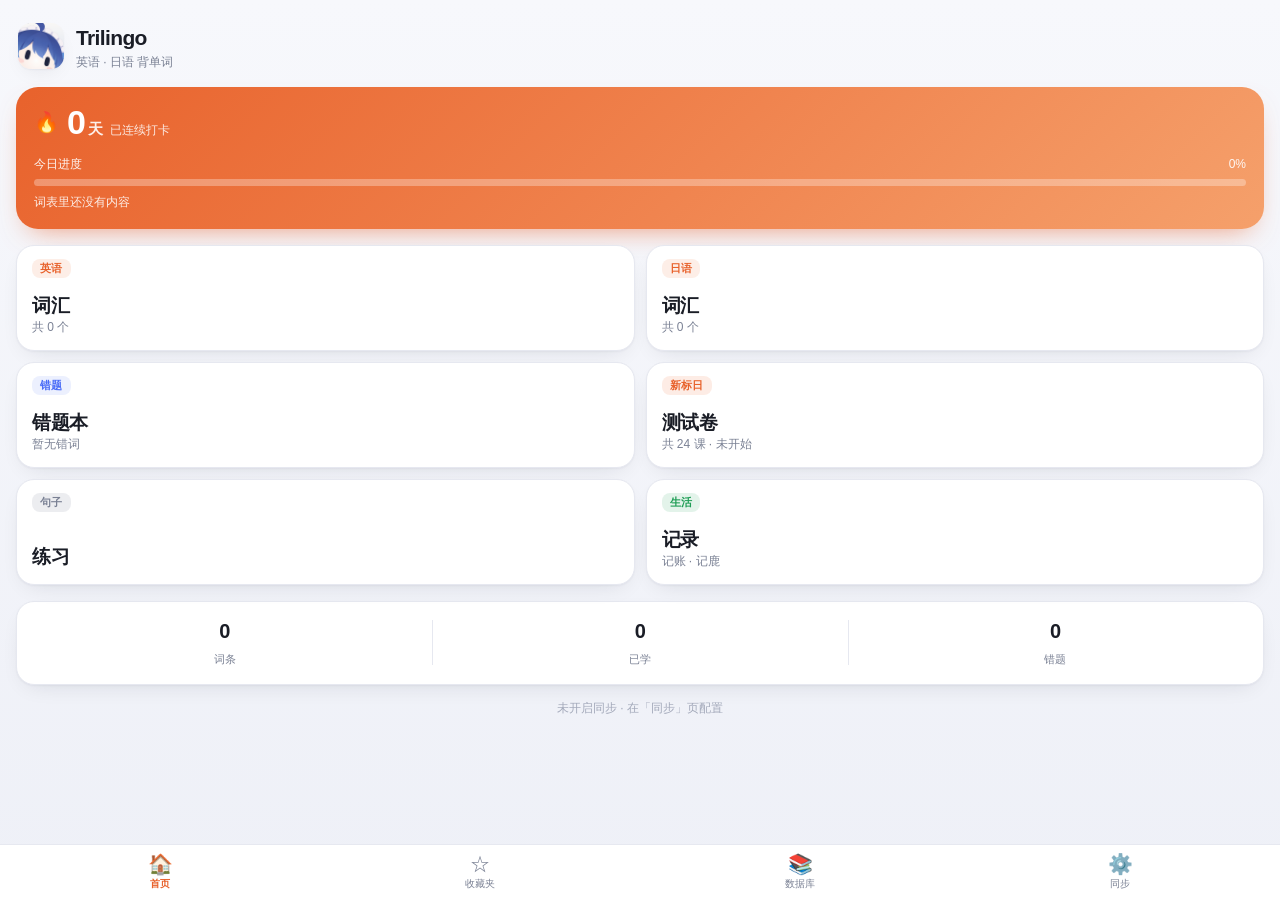
<file: docs/index.html>
<!DOCTYPE html>
<html lang="zh-CN">
<head>
<meta charset="utf-8">
<!-- viewport-fit=cover 让内容延伸到刘海区域, 配合 CSS 里的 safe-area 内边距 -->
<meta name="viewport" content="width=device-width, initial-scale=1, maximum-scale=1, viewport-fit=cover">
<title>Trilingo</title>

<!-- iOS 添加到主屏幕后以独立应用方式运行 (隐藏 Safari 地址栏) -->
<meta name="apple-mobile-web-app-capable" content="yes">
<meta name="mobile-web-app-capable" content="yes">
<meta name="apple-mobile-web-app-status-bar-style" content="black-translucent">
<meta name="apple-mobile-web-app-title" content="Trilingo">
<meta name="theme-color" content="#f7f8fc" media="(prefers-color-scheme: light)">
<meta name="theme-color" content="#12141a" media="(prefers-color-scheme: dark)">

<link rel="apple-touch-icon" href="icons/icon-180.png">
<link rel="icon" href="icons/icon-192.png">
<link rel="manifest" href="manifest.webmanifest">
<link rel="stylesheet" href="style.css">
</head>
<body>

<div id="app">

  <!-- ============================== 首页 ============================== -->
  <section id="home" class="view active">

    <header class="brand">
      <img src="icons/icon-192.png" class="logo" alt="">
      <div class="brand-text">
        <div class="brand-name">Trilingo</div>
        <div class="brand-sub">英语 · 日语 背单词</div>
      </div>
    </header>

    <!-- 打卡 + 今日总进度 -->
    <div class="hero">
      <div class="hero-top">
        <div class="hero-fire">🔥</div>
        <div class="hero-num"><span id="streakNum">0</span><em>天</em></div>
        <div class="hero-lbl">已连续打卡</div>
      </div>
      <div class="hero-bar-wrap">
        <div class="hero-bar-row"><span>今日进度</span><span id="todayPct">0%</span></div>
        <div class="progress"><i id="todayBar"></i></div>
        <div class="hero-hint" id="todayHint">还没有开始</div>
      </div>
    </div>

    <!-- 六个入口: 英语词汇 / 日语词汇 / 错题本 / 新标日测试 / 句子练习 / 生活记录 -->
    <div class="grid2">
      <button class="tile" id="tileEn">
        <span class="tile-tag">英语</span>
        <span class="tile-main">词汇</span>
        <span class="tile-foot" data-foot></span>
      </button>
      <button class="tile" id="tileJp">
        <span class="tile-tag">日语</span>
        <span class="tile-main">词汇</span>
        <span class="tile-foot" data-foot></span>
      </button>
      <button class="tile" id="tileErr">
        <span class="tile-tag blue">错题</span>
        <span class="tile-main">错题本</span>
        <span class="tile-foot" data-foot></span>
      </button>
      <button class="tile" id="tileMinna">
        <span class="tile-tag orange">新标日</span>
        <span class="tile-main">测试卷</span>
        <span class="tile-foot" data-foot></span>
      </button>
      <button class="tile" id="tileSentence">
        <span class="tile-tag gray">句子</span>
        <span class="tile-main">练习</span>
        <span class="tile-foot" data-foot></span>
      </button>
      <button class="tile" id="tileLife">
        <span class="tile-tag green">生活</span>
        <span class="tile-main">记录</span>
        <span class="tile-foot" data-foot></span>
      </button>
    </div>

    <!-- 累计数据 -->
    <div class="stat-row">
      <div class="stat"><b id="statWords">0</b><span>词条</span></div>
      <div class="stat"><b id="statStudied">0</b><span>已学</span></div>
      <div class="stat"><b id="statMistakes">0</b><span>错题</span></div>
    </div>

    <div class="sync-pill" id="syncPill"></div>
  </section>

  <!-- ============================== 测验 ============================== -->
  <section id="quiz" class="view">
    <div class="quiz-head">
      <button class="ghost" id="backBtn">‹ 返回</button>
      <span class="title" id="quizTitle"></span>
    </div>
    <div class="bar"><i id="bar"></i></div>

    <div id="quizBody" class="quiz-body">
      <div class="badge" id="badge"></div>
      <div class="meaning" id="meaning"></div>

      <div class="answer-wrap">
        <input type="text" id="answer" enterkeyhint="done" autocomplete="off"
               autocapitalize="none" autocorrect="off" spellcheck="false" placeholder="输入后按回车">
        <button class="primary" id="submitBtn">提交</button>
      </div>

      <div class="result" id="result"></div>

      <div class="next-wrap">
        <button class="primary" id="nextBtn" style="display:none">下一个 ›</button>
      </div>
    </div>

    <!-- 背完之后显示这个, 而不是留一个空白页 -->
    <div id="quizDone" class="quiz-done">
      <div class="done-icon">🎉</div>
      <div class="done-title">今日任务已完成</div>
      <div class="done-stats" id="doneStats"></div>
      <button class="primary" id="doneBack">返回首页</button>
    </div>
  </section>

  <!-- ============================== 新标日测试 ============================== -->
  <!-- ============================== 试卷集选择 ============================== -->
  <section id="exams" class="view">
    <div class="quiz-head">
      <button class="ghost" id="examsBack">‹ 返回</button>
      <span class="title">日语测试</span>
    </div>
    <p class="sub" id="examsSummary"></p>
    <div class="list" id="examList"></div>
  </section>

  <section id="minna" class="view">
    <div class="quiz-head">
      <button class="ghost" id="minnaBack">‹ 返回</button>
      <span class="title" id="minnaTitle">日语测试</span>
    </div>
    <p class="sub" id="minnaSummary"></p>
    <div class="minna-head">
      <span>课</span><span>完成进度</span><span>成绩</span><span>完成时间</span>
    </div>
    <div class="list" id="minnaList"></div>
    <p class="sub" style="margin-top:10px;font-size:11px">
      题库来源：《新版中日交流标准日本语（初级上）同步测试卷》（版权归原出版方所有，仅供个人学习使用）
    </p>
  </section>

  <!-- ============================== 收藏夹 ============================== -->
  <section id="minnaFav" class="view">
    <div class="quiz-head">
      <button class="ghost" id="favBack">‹ 返回</button>
      <span class="title">收藏夹</span>
    </div>
    <p class="sub" id="favSummary"></p>
    <div class="list" id="favList"></div>
  </section>

  <!-- ============================== 答题页 ============================== -->
  <section id="minnaTest" class="view">
    <div class="quiz-head">
      <button class="ghost" id="mtBack">‹ 返回</button>
      <span class="title" id="mtTitle"></span>
      <span class="mt-timer" id="mtTimer">00:00</span>
    </div>
    <div class="bar"><i id="mtBar"></i></div>
    <p class="sub" id="mtSub"></p>
    <div id="mtBody" class="mt-body"></div>
    <div class="mt-foot">
      <span id="mtHint" class="sub"></span>
      <button class="primary" id="mtNext" style="display:none">下一题</button>
    </div>
  </section>

  <!-- ============================== 句子练习 ============================== -->
  <section id="sentence" class="view">
    <div class="quiz-head">
      <button class="ghost" id="sentBack">‹ 返回</button>
      <span class="title">句子练习</span>
    </div>
    <div class="placeholder">
      <div class="ph-icon">🚧</div>
      <div class="ph-title">句子练习还在开发中</div>
      <p class="sub">这部分先留个入口，后续版本再加。</p>
    </div>
  </section>

  <!-- ============================== 生活记录 ============================== -->
  <section id="life" class="view">
    <div class="quiz-head">
      <button class="ghost" id="lifeBack">‹ 返回</button>
      <span class="title">生活记录</span>
    </div>
    <p class="sub">仅保存在本机，不参与跨设备同步</p>
    <div class="grid2">
      <button class="tile" id="tileLedger">
        <span class="tile-tag orange">记账</span>
        <span class="tile-main">记账</span>
        <span class="tile-foot" data-foot>收入 · 支出 · 账单</span>
      </button>
      <button class="tile" id="tileDeer">
        <span class="tile-tag green">记鹿</span>
        <span class="tile-main">记鹿</span>
        <span class="tile-foot" data-foot>每天记一次</span>
      </button>
    </div>
  </section>

  <!-- 记账 -->
  <section id="ledger" class="view">
    <div class="quiz-head">
      <button class="ghost" id="ledgerBack">‹ 返回</button>
      <span class="title">记账</span>
      <span class="mt-timer" id="lgBalance">¥0.00</span>
    </div>
    <div class="seg" id="curSeg">
      <button data-cur="CNY" class="on">人民币</button>
      <button data-cur="JPY">日元</button>
      <button data-cur="USD">美元</button>
    </div>

    <div class="lg-card">
      <div class="lg-row">
        <span class="lg-kind income">收入</span>
        <input type="text" id="incSrc" placeholder="收入来源">
        <input type="number" id="incAmt" inputmode="decimal" step="0.01" min="0" placeholder="0.00">
        <button class="lg-submit" id="incSubmit">提交</button>
      </div>
      <div class="lg-row">
        <span class="lg-kind expense">支出</span>
        <input type="text" id="expSrc" placeholder="支出方向">
        <input type="number" id="expAmt" inputmode="decimal" step="0.01" min="0" placeholder="0.00">
        <button class="lg-submit exp" id="expSubmit">提交</button>
      </div>
      <div class="lg-total">
        <div><span class="sub">总余额</span><b id="lgTotal">¥0.00</b></div>
        <div><span class="sub">总收入</span><b id="lgIncome">¥0.00</b></div>
      </div>
    </div>

    <h2>账单明细</h2>
    <div class="list" id="lgList"></div>
  </section>

  <!-- 记鹿 -->
  <section id="deer" class="view">
    <div class="quiz-head">
      <button class="ghost" id="deerBack">‹ 返回</button>
      <span class="title">记鹿</span>
    </div>
    <p class="sub" id="deerDay"></p>
    <div class="deer-row" id="deerRow"></div>
    <p class="sub" id="deerStat"></p>
    <h2>本月</h2>
    <div class="deer-cal" id="deerCal"></div>
  </section>

  <!-- ============================== 错题本 ============================== -->
  <section id="mistakes" class="view">
    <h1>错题本</h1>
    <div class="seg">
      <button data-lang="en" class="on">英语</button>
      <button data-lang="jp">日语</button>
    </div>
    <p class="sub">出错当天记为 day0，此后 day+1、+3、+7、+15、+30 会再次出现。</p>
    <div class="list" id="mistakeList"></div>
  </section>

  <!-- ============================== 数据库 ============================== -->
  <section id="database" class="view">
    <h1>数据库</h1>
    <div class="seg">
      <button data-lang="en" class="on">英语</button>
      <button data-lang="jp">日语</button>
    </div>
    <input type="search" id="search" placeholder="搜索单词或释义" class="search">
    <p class="sub" id="dbCount"></p>
    <div class="list" id="dbList"></div>
  </section>

  <!-- ============================== 设置 ============================== -->
  <section id="settings" class="view">
    <h1>同步</h1>
    <p class="sub">学习数据存放在一个 GitHub 私有仓库里，两台设备各自拉取、合并、回传。</p>

    <h2>访问令牌</h2>
    <input type="password" id="token" placeholder="github_pat_..." autocomplete="off" autocapitalize="none">
    <h2>用户名</h2>
    <input type="text" id="owner" placeholder="match2233" autocomplete="off" autocapitalize="none">
    <h2>数据仓库</h2>
    <input type="text" id="repo" placeholder="Trilingo-data" autocomplete="off" autocapitalize="none">

    <div class="btn-row">
      <button id="saveCfg">保存</button>
      <button id="testBtn">测试连接</button>
    </div>
    <div class="btn-row">
      <button class="primary" id="syncBtn">立即同步</button>
    </div>
    <p class="sub" id="syncMsg"></p>

    <h2>当前数据</h2>
    <p class="sub" id="stats"></p>
  </section>

</div>

<!-- ============================== 底部导航 ============================== -->
<nav id="tabs">
  <button data-view="home" class="on"><span class="ic">🏠</span>首页</button>
  <button data-view="fav"><span class="ic">⭐</span>收藏夹</button>
  <button data-view="database"><span class="ic">📚</span>数据库</button>
  <button data-view="settings"><span class="ic">⚙️</span>同步</button>
</nav>

<div id="toast"></div>

<script type="module" src="app.js"></script>
</body>
</html>
</file>
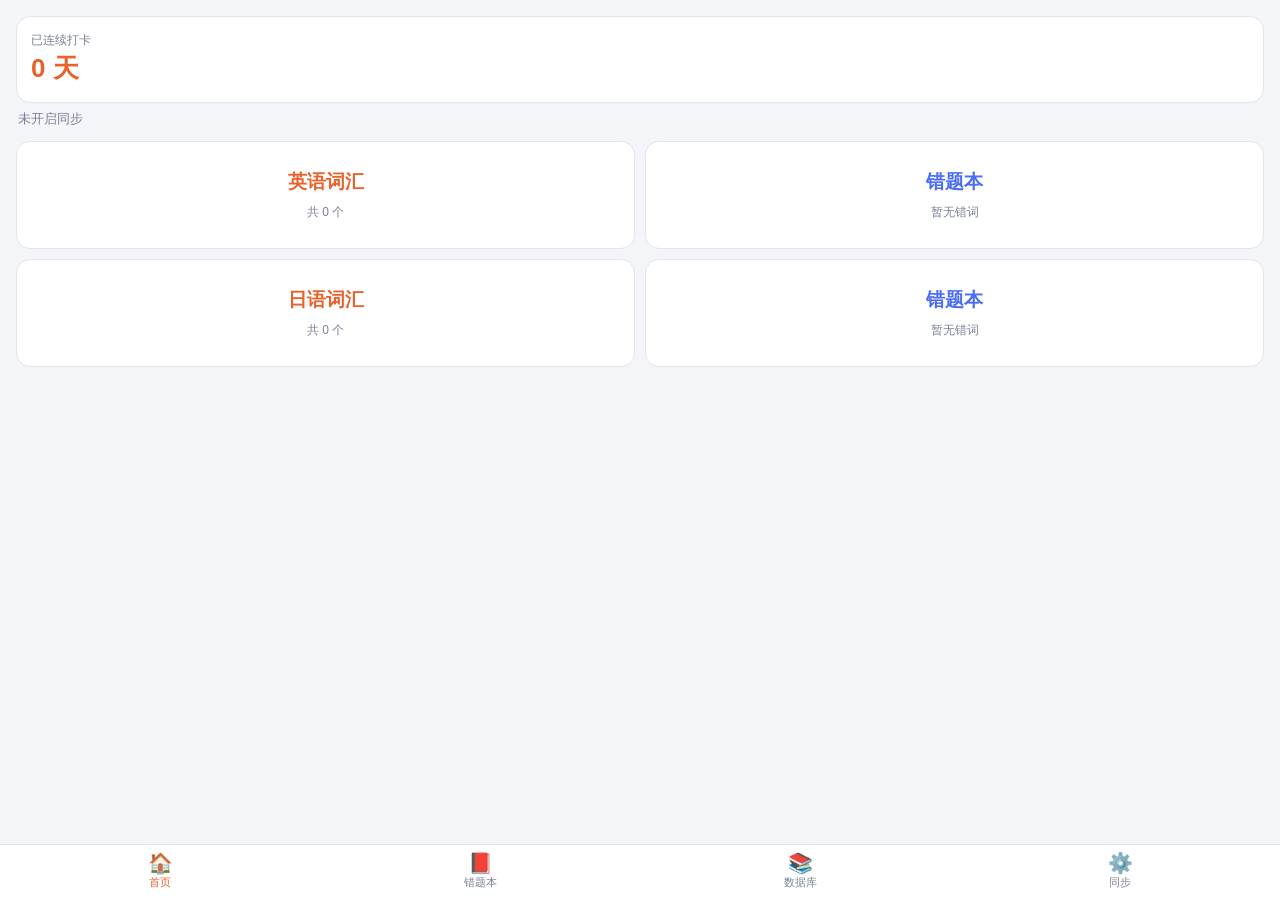
<file: web/index.html>
<!DOCTYPE html>
<html lang="zh-CN">
<head>
<meta charset="utf-8">
<!-- viewport-fit=cover 让内容延伸到刘海区域, 配合 CSS 里的 safe-area 内边距 -->
<meta name="viewport" content="width=device-width, initial-scale=1, maximum-scale=1, viewport-fit=cover">
<title>Trilingo</title>

<!-- iOS 添加到主屏幕后以独立应用方式运行 (隐藏 Safari 地址栏) -->
<meta name="apple-mobile-web-app-capable" content="yes">
<meta name="mobile-web-app-capable" content="yes">
<meta name="apple-mobile-web-app-status-bar-style" content="black-translucent">
<meta name="apple-mobile-web-app-title" content="Trilingo">
<meta name="theme-color" content="#e8622c" media="(prefers-color-scheme: light)">
<meta name="theme-color" content="#14161c" media="(prefers-color-scheme: dark)">

<link rel="apple-touch-icon" href="icons/icon-180.png">
<link rel="icon" href="icons/icon-192.png">
<link rel="manifest" href="manifest.webmanifest">
<link rel="stylesheet" href="style.css">
</head>
<body>

<div id="app">

  <!-- ============================== 首页 ============================== -->
  <section id="home" class="view active">
    <div class="streak card">
      <div>
        <div class="lbl">已连续打卡</div>
        <div class="num" id="streakNum">0 天</div>
      </div>
    </div>
    <p class="sub" id="syncNote" style="margin:-8px 0 12px 2px"></p>

    <div class="grid2">
      <div class="tile en card" id="tileEn">
        <div class="t">英语词汇</div><div class="d"></div>
      </div>
      <div class="tile err card" id="tileErrEn">
        <div class="t">错题本</div><div class="d"></div>
      </div>
      <div class="tile en card" id="tileJp">
        <div class="t">日语词汇</div><div class="d"></div>
      </div>
      <div class="tile err card" id="tileErrJp">
        <div class="t">错题本</div><div class="d"></div>
      </div>
    </div>
  </section>

  <!-- ============================== 测验 ============================== -->
  <section id="quiz" class="view">
    <div class="quiz-head">
      <button class="back" id="backBtn">← 返回</button>
      <span class="title" id="quizTitle"></span>
    </div>
    <div class="bar"><i id="bar"></i></div>

    <div class="quiz-body">
      <div class="badge" id="badge"></div>
      <div class="meaning" id="meaning"></div>

      <div>
        <input type="text" id="answer" enterkeyhint="done" autocomplete="off"
               autocapitalize="none" autocorrect="off" spellcheck="false" placeholder="输入后按回车">
        <button class="primary" id="submitBtn" style="width:100%;margin-top:10px">提交</button>
      </div>

      <div class="result" id="result"></div>

      <div style="display:flex;justify-content:flex-end">
        <button class="primary" id="nextBtn" style="display:none">下一个 ›</button>
      </div>
    </div>
  </section>

  <!-- ============================== 错题本 ============================== -->
  <section id="mistakes" class="view">
    <h1>错题本</h1>
    <div class="seg">
      <button data-lang="en" class="on">英语</button>
      <button data-lang="jp">日语</button>
    </div>
    <p class="sub">出错当天记为 day0，此后 day+1、+3、+7、+15、+30 会再次出现。</p>
    <div class="list" id="mistakeList"></div>
  </section>

  <!-- ============================== 数据库 ============================== -->
  <section id="database" class="view">
    <h1>数据库</h1>
    <div class="seg">
      <button data-lang="en" class="on">英语</button>
      <button data-lang="jp">日语</button>
    </div>
    <input type="search" id="search" placeholder="搜索单词或释义" style="font-size:16px;text-align:left;margin-bottom:6px">
    <p class="sub" id="dbCount"></p>
    <div class="list" id="dbList"></div>
  </section>

  <!-- ============================== 设置 ============================== -->
  <section id="settings" class="view">
    <h1>同步设置</h1>
    <p class="sub">学习数据存放在一个 GitHub 私有仓库里，两台设备各自拉取、合并、回传。</p>

    <h2>访问令牌</h2>
    <input type="password" id="token" placeholder="github_pat_..." autocomplete="off" autocapitalize="none">
    <h2>用户名</h2>
    <input type="text" id="owner" placeholder="match2233" autocomplete="off" autocapitalize="none">
    <h2>数据仓库</h2>
    <input type="text" id="repo" placeholder="Trilingo-data" autocomplete="off" autocapitalize="none">

    <div class="btn-row">
      <button id="saveCfg">保存</button>
      <button id="testBtn">测试连接</button>
    </div>
    <div class="btn-row">
      <button class="primary" id="syncBtn">立即同步</button>
    </div>
    <p class="sub" id="syncMsg" style="margin-top:10px"></p>

    <h2>当前数据</h2>
    <p class="sub" id="stats"></p>

    <h2>安装到主屏幕</h2>
    <p class="sub">在 Safari 中打开本页 → 点底部分享按钮 → 选择「添加到主屏幕」。
      之后从主屏幕启动就会像原生应用一样全屏运行，断网也能背单词。</p>
  </section>

</div>

<!-- ============================== 底部导航 ============================== -->
<nav id="tabs">
  <button data-view="home" class="on"><span class="ic">🏠</span>首页</button>
  <button data-view="mistakes"><span class="ic">📕</span>错题本</button>
  <button data-view="database"><span class="ic">📚</span>数据库</button>
  <button data-view="settings"><span class="ic">⚙️</span>同步</button>
</nav>

<div id="toast"></div>

<script type="module" src="app.js"></script>
</body>
</html>
</file>
<file: docs/style.css>
/* Trilingo PWA —— iPhone 布局。主色沿用桌面端。 */

:root {
  --bg: #f7f8fc;
  --bg2: #eef0f7;
  --card: #ffffff;
  --border: #e6e8f0;
  --text: #1a1d26;
  --muted: #7a8194;
  --faint: #a3a9ba;
  --primary: #e8622c;
  --primary-dark: #c94e1d;
  --primary-soft: #fdeee7;
  --blue: #4a6cf7;
  --blue-soft: #ecf0fe;
  --success: #17915a;
  --success-soft: #e7f6ee;
  --error: #d64545;
  --error-soft: #fdecec;
  --shadow: 0 1px 2px rgba(20, 24, 40, .04), 0 8px 24px -12px rgba(20, 24, 40, .16);
  --radius: 18px;

  --safe-top: env(safe-area-inset-top, 0px);
  --safe-bottom: env(safe-area-inset-bottom, 0px);
}

@media (prefers-color-scheme: dark) {
  :root {
    --bg: #12141a;
    --bg2: #171a21;
    --card: #1c1f28;
    --border: #2a2e3a;
    --text: #eceef4;
    --muted: #8f96a8;
    --faint: #6b7284;
    --primary: #ff7a45;
    --primary-dark: #e8622c;
    --primary-soft: #2c1d17;
    --blue: #7b93ff;
    --blue-soft: #1b2033;
    --success: #3fbf7f;
    --success-soft: #16281f;
    --error: #ff6b6b;
    --error-soft: #2c1a1a;
    --shadow: none;
  }
}

* { box-sizing: border-box; -webkit-tap-highlight-color: transparent; }

html, body {
  margin: 0; padding: 0;
  background: var(--bg);
  color: var(--text);
  font-family: -apple-system, BlinkMacSystemFont, "PingFang SC", "Hiragino Sans",
               "Microsoft YaHei", sans-serif;
  font-size: 16px;
  line-height: 1.5;
  overscroll-behavior-y: none;
  -webkit-font-smoothing: antialiased;
}
body { touch-action: manipulation; }

#app {
  padding-top: var(--safe-top);
  padding-bottom: calc(66px + var(--safe-bottom));
  min-height: 100vh;
  background: linear-gradient(180deg, var(--bg) 0%, var(--bg2) 100%);
  background-attachment: fixed;
}

.view { display: none; padding: 16px 16px 24px; }
.view.active { display: block; }

h1 { font-size: 24px; margin: 6px 0 10px; letter-spacing: -.02em; }
h2 { font-size: 13px; margin: 18px 0 6px; color: var(--muted); font-weight: 600; letter-spacing: .02em; }
.sub { color: var(--muted); font-size: 13px; margin: 6px 0; line-height: 1.6; }

button {
  font-family: inherit; font-size: 16px;
  border: none; border-radius: 14px; padding: 13px 18px;
  background: var(--card); color: var(--text);
  border: 1px solid var(--border);
  transition: transform .12s, opacity .12s;
}
button:active { transform: scale(.975); }
button.primary {
  background: var(--primary); color: #fff;
  border-color: transparent; font-weight: 600;
  box-shadow: 0 6px 18px -8px var(--primary);
}
button.ghost { background: transparent; border: none; color: var(--primary); padding: 6px 4px; font-size: 16px; }
button.danger {
  color: var(--error); border-color: var(--error);
  background: var(--error-soft); font-weight: 600;
}
button:disabled { opacity: .4; }
.btn-row { display: flex; gap: 10px; margin-top: 12px; }
.btn-row button { flex: 1; }

/* ------------------------------------------------------------ 首页品牌区 */
.brand { display: flex; align-items: center; gap: 12px; padding: 6px 2px 16px; }
.logo { width: 46px; height: 46px; border-radius: 13px; box-shadow: var(--shadow); }
.brand-name { font-size: 21px; font-weight: 800; letter-spacing: -.03em; }
.brand-sub { font-size: 12px; color: var(--muted); margin-top: -1px; }

/* ------------------------------------------------------------ 打卡 + 进度 */
.hero {
  border-radius: 22px; padding: 18px;
  background: linear-gradient(135deg, var(--primary) 0%, #f0844f 55%, #f5a06b 100%);
  color: #fff;
  box-shadow: 0 12px 28px -14px rgba(232, 98, 44, .7);
  margin-bottom: 16px;
}
.hero-top { display: flex; align-items: baseline; gap: 8px; }
.hero-fire { font-size: 20px; align-self: center; }
.hero-num { font-size: 34px; font-weight: 800; letter-spacing: -.03em; line-height: 1; }
.hero-num em { font-size: 15px; font-weight: 600; font-style: normal; margin-left: 3px; opacity: .9; }
.hero-lbl { font-size: 12px; opacity: .85; }

.hero-bar-wrap { margin-top: 16px; }
.hero-bar-row { display: flex; justify-content: space-between; font-size: 12px; opacity: .92; margin-bottom: 6px; }
.progress { height: 7px; border-radius: 99px; background: rgba(255, 255, 255, .3); overflow: hidden; }
.progress > i {
  display: block; height: 100%; width: 0;
  background: #fff; border-radius: 99px; transition: width .3s ease;
}
.hero-hint { font-size: 12px; opacity: .88; margin-top: 7px; }

/* ------------------------------------------------------------ 四个入口 */
.grid2 { display: grid; grid-template-columns: 1fr 1fr; gap: 11px; }
.tile {
  position: relative;
  display: flex; flex-direction: column; align-items: flex-start;
  padding: 15px 15px 14px;
  border-radius: var(--radius);
  background: var(--card); border: 1px solid var(--border);
  box-shadow: var(--shadow);
  text-align: left; min-height: 106px; justify-content: flex-end;
}
.tile-tag {
  position: absolute; top: 13px; left: 15px;
  font-size: 11px; font-weight: 700; letter-spacing: .04em;
  color: var(--primary); background: var(--primary-soft);
  padding: 2px 8px; border-radius: 8px;
}
.tile-tag.blue { color: var(--blue); background: var(--blue-soft); }
.tile-main { font-size: 19px; font-weight: 700; letter-spacing: -.02em; margin-top: 18px; }
.tile-foot { font-size: 12px; color: var(--muted); }
.tile.done { border-color: var(--success); background: var(--success-soft); }
.tile.done .tile-foot { color: var(--success); font-weight: 600; }

/* ------------------------------------------------------------ 累计数据 */
.stat-row {
  display: flex; margin-top: 16px;
  background: var(--card); border: 1px solid var(--border);
  border-radius: var(--radius); box-shadow: var(--shadow); overflow: hidden;
}
.stat { flex: 1; text-align: center; padding: 14px 4px; position: relative; }
.stat + .stat::before {
  content: ''; position: absolute; left: 0; top: 22%;
  height: 56%; width: 1px; background: var(--border);
}
.stat b { display: block; font-size: 20px; font-weight: 800; letter-spacing: -.02em; }
.stat span { font-size: 11px; color: var(--muted); }

.sync-pill { margin-top: 14px; text-align: center; font-size: 12px; color: var(--faint); }
.sync-pill.pending { color: var(--primary); }

/* ------------------------------------------------------------ 测验 */
.quiz-head { display: flex; align-items: center; gap: 8px; padding: 8px 4px 10px; }
.quiz-head .title { font-weight: 700; flex: 1; text-align: right; font-size: 15px; }
.bar { height: 4px; background: var(--border); border-radius: 99px; overflow: hidden; }
.bar > i { display: block; height: 100%; width: 0; background: var(--primary); transition: width .25s; }

.quiz-body {
  display: flex; flex-direction: column;
  min-height: calc(100vh - 210px);
  padding-top: 28px; gap: 20px; text-align: center;
}
.meaning { font-size: 27px; font-weight: 800; line-height: 1.35; letter-spacing: -.02em; }
.badge { font-size: 12px; color: var(--muted); font-weight: 600; letter-spacing: .04em; }
.badge.review { color: var(--primary); }

.answer-wrap { display: flex; flex-direction: column; gap: 10px; }

input[type="text"], input[type="search"], input[type="password"] {
  font-family: inherit; font-size: 21px; width: 100%;
  padding: 15px; text-align: center;
  border: 2px solid var(--border); border-radius: 15px;
  background: var(--card); color: var(--text);
  transition: border-color .15s;
}
input.search { font-size: 16px; text-align: left; padding: 12px 14px; }
input:focus { outline: none; border-color: var(--primary); }
input.ok { border-color: var(--success); background: var(--success-soft); }
input.bad { border-color: var(--error); background: var(--error-soft); }

.result { min-height: 84px; display: flex; flex-direction: column; gap: 7px; justify-content: center; }
.result .main { font-size: 16px; font-weight: 700; }
.result .ipa { font-size: 23px; letter-spacing: .01em; }
.result .hint { font-size: 13px; color: var(--muted); }
.ok-text { color: var(--success); }
.bad-text { color: var(--error); }
.next-wrap { display: flex; justify-content: flex-end; }

/* 背完之后的完成页 */
.quiz-done {
  display: none;
  flex-direction: column; align-items: center; justify-content: center;
  gap: 12px; text-align: center;
  min-height: calc(100vh - 190px);
  padding-bottom: 40px;
}
.quiz-done.show { display: flex; }
.done-icon { font-size: 58px; line-height: 1; }
.done-title { font-size: 24px; font-weight: 800; letter-spacing: -.02em; }
.done-stats { font-size: 14px; color: var(--muted); line-height: 1.9; margin-bottom: 10px; }
.quiz-done button { padding: 13px 34px; }

/* ------------------------------------------------------------ 列表 */
.list { margin-top: 8px; }
.row {
  background: var(--card); border: 1px solid var(--border);
  border-radius: 15px; padding: 13px 15px; margin-bottom: 9px;
  box-shadow: var(--shadow);
}
.row .r1 { display: flex; justify-content: space-between; gap: 8px; align-items: baseline; }
.row .w { font-weight: 700; font-size: 17px; }
.row .meta { font-size: 12px; color: var(--muted); }
.row .m { font-size: 14px; color: var(--muted); margin-top: 3px; }
.row.due { border-left: 3px solid var(--error); }
.row .tag {
  font-size: 11px; padding: 2px 9px; border-radius: 20px;
  background: var(--bg2); color: var(--muted); white-space: nowrap;
}
.row .tag.hot { background: var(--error-soft); color: var(--error); font-weight: 600; }

.seg {
  display: flex; background: var(--card); border: 1px solid var(--border);
  border-radius: 13px; overflow: hidden; margin: 10px 0; padding: 3px; gap: 3px;
}
.seg button {
  flex: 1; border: none; border-radius: 10px; background: transparent;
  padding: 9px; font-size: 14px; color: var(--muted);
}
.seg button.on { background: var(--primary); color: #fff; font-weight: 600; }

.empty { text-align: center; color: var(--muted); padding: 48px 20px; font-size: 14px; line-height: 1.9; }

/* ------------------------------------------------------------ 底部导航 */
#tabs {
  position: fixed; left: 0; right: 0; bottom: 0;
  display: flex; background: var(--card);
  border-top: 1px solid var(--border);
  padding-bottom: var(--safe-bottom);
  z-index: 20;
}
#tabs button {
  flex: 1; border: none; border-radius: 0; background: transparent;
  color: var(--muted); font-size: 10px; padding: 8px 0 9px;
  display: flex; flex-direction: column; align-items: center; gap: 2px;
}
#tabs button .ic { font-size: 20px; line-height: 1.1; }
#tabs button.on { color: var(--primary); font-weight: 600; }

/* ------------------------------------------------------------ 提示条 */
#toast {
  position: fixed; left: 50%; transform: translateX(-50%) translateY(6px);
  bottom: calc(78px + var(--safe-bottom));
  background: rgba(20, 22, 30, .9);
  color: #fff; padding: 11px 20px; border-radius: 24px;
  font-size: 14px; max-width: 88%; text-align: center;
  opacity: 0; transition: opacity .25s, transform .25s;
  pointer-events: none; z-index: 40;
  -webkit-backdrop-filter: blur(8px); backdrop-filter: blur(8px);
}
#toast.show { opacity: 1; transform: translateX(-50%) translateY(0); }

/* ============================================================ 新标日测试 */
.tile-tag.orange { background: rgba(232, 98, 44, .12); color: var(--primary); }
.tile-tag.green  { background: rgba(31, 157, 85, .12); color: #1f9d55; }
.tile-tag.gray   { background: rgba(122, 129, 148, .14); color: var(--muted); }

.minna-head {
  display: grid; grid-template-columns: 1fr 1.6fr 1fr 1fr;
  gap: 8px; padding: 4px 12px; color: var(--muted); font-size: 11px;
}
.minna-row {
  display: grid; grid-template-columns: 1fr 1.6fr 1fr 1fr;
  gap: 8px; align-items: center;
  background: var(--card); border: 1px solid var(--border);
  border-radius: 12px; padding: 12px; margin-bottom: 8px;
  width: 100%; text-align: left; color: var(--text); font-size: 14px;
}
.minna-row .mno { font-weight: 700; }
.minna-row .mscore { font-weight: 700; color: var(--muted); }
.minna-row .mscore.ok { color: #1f9d55; }
.minna-row .mscore.bad { color: #d64545; }
.minna-row .mscore.doing { color: #4a6cf7; }
.minna-row .mtime { font-size: 12px; color: var(--muted); }
.minna-bar { height: 7px; border-radius: 4px; background: var(--border); overflow: hidden; }
.minna-bar > i { display: block; height: 100%; width: 0; background: var(--primary); border-radius: 4px; }
.minna-bar > i.done { background: #1f9d55; }
.minna-bar > i.doing { background: #4a6cf7; }

.mt-timer { margin-left: auto; font-variant-numeric: tabular-nums; font-weight: 700; color: var(--primary); }
.mt-body { padding-bottom: 90px; }
.mt-card {
  background: var(--card); border: 1px solid var(--border);
  border-radius: 16px; padding: 16px; margin-bottom: 12px;
}
.mt-card h3 { font-size: 15px; margin: 0 0 12px; }
.fill-grid { display: grid; gap: 6px; }
.fill-cell { text-align: center; font-size: 14px; }
.fill-cell .fn { font-size: 10px; color: var(--muted); }
.fill-ans { text-align: center; font-size: 13px; font-weight: 700; color: #4a6cf7; word-break: break-all; }
.fill-toggle {
  width: 100%; margin-top: 6px; border-radius: 8px; padding: 7px 0;
  font-size: 13px; font-weight: 700;
  background: rgba(31, 157, 85, .12); color: #1f9d55; border: none;
}
.fill-toggle.bad { background: rgba(214, 69, 69, .12); color: #d64545; }
.mt-prompt { font-size: 18px; line-height: 1.7; margin: 6px 0 16px; }
.opt-btn {
  display: block; width: 100%; text-align: left; margin-bottom: 8px;
  background: var(--card); border: 1px solid var(--border); border-radius: 12px;
  padding: 13px 14px; font-size: 15px; color: var(--text);
}
.opt-btn.ok { background: rgba(31, 157, 85, .12); border-color: #1f9d55; color: #1f9d55; }
.opt-btn.bad { background: rgba(214, 69, 69, .12); border-color: #d64545; color: #d64545; }
.mt-judge { display: flex; gap: 10px; margin-top: 12px; }
.mt-judge button { flex: 1; border-radius: 12px; padding: 13px 0; font-size: 15px; font-weight: 700; border: none; }
.mt-judge .yes { background: rgba(31, 157, 85, .12); color: #1f9d55; }
.mt-judge .no { background: rgba(214, 69, 69, .12); color: #d64545; }
.mt-foot {
  position: fixed; left: 0; right: 0; bottom: 0;
  display: flex; align-items: center; justify-content: space-between; gap: 10px;
  padding: 10px 16px calc(10px + var(--safe-bottom));
  background: var(--card); border-top: 1px solid var(--border); z-index: 15;
}
.mt-foot .sub { margin: 0; flex: 1; }
.mt-foot button { flex: 0 0 auto; }
.paper-sec { background: var(--card); border: 1px solid var(--border); border-radius: 16px; padding: 12px; margin-bottom: 10px; }
.paper-sec h3 { font-size: 14px; margin: 0 0 8px; }

/* 与电脑端一致: 填空多列网格, 其余逐行.
   注意: 底色一律"透明", 不要写死浅色 —— 深色模式下会变成一块块白卡片,
   而文字是浅色的, 直接看不见。 */
.paper-fill { display: grid; grid-template-columns: 1fr 1fr; gap: 4px 10px; }
.paper-cell { background: transparent; border-radius: 8px; padding: 6px 6px;
  font-size: 13px; line-height: 1.45;
  display: flex; flex-wrap: wrap; gap: 2px 6px; align-items: baseline; }
.paper-cell b { color: #4a6cf7; font-size: 12px; flex: 0 0 auto; }
.paper-cell .pq { font-weight: 700; }
.paper-cell .pa { color: #4a6cf7; font-weight: 700; }
.paper-cell.bad, .paper-cell.bad .pq, .paper-cell.bad .pa { color: #d64545; }

/* 选择题/翻译。
   选择题用 grid: 题干列 minmax(0,1fr) 才会"先收缩再换行",
   用 flex 的话长题干会整块被挤到下一行。正确项是短序号, 放最后一列。
   翻译用块级: 题干一行, 译文一行 —— 译文太长, 跟题干挤会把题干压成一字宽。 */
.paper-line { padding: 6px 6px; background: transparent; border-radius: 8px;
  margin-bottom: 2px; font-size: 13px; line-height: 1.5; }
.paper-line .pno { color: var(--muted); font-size: 12px; }
.paper-line .pq { font-weight: 700; min-width: 0; word-break: break-word; }
.paper-line .pa { color: #4a6cf7; font-weight: 700; }
.paper-line.bad, .paper-line.bad .pq, .paper-line.bad .pa { color: #d64545; }

.paper-line.choice { display: grid;
  grid-template-columns: auto auto minmax(0, 1fr) auto;
  column-gap: 6px; row-gap: 2px; align-items: baseline; }
.paper-line.choice .pa { white-space: nowrap; }
.paper-line.choice .popt { grid-column: 1 / -1; color: var(--muted);
  font-size: 12px; word-break: break-word; }

.paper-line.trans { display: block; }
.paper-line.trans .thead { display: flex; column-gap: 6px; align-items: baseline; }
.paper-line.trans .thead .pq { flex: 1 1 auto; }
.paper-line.trans .pa { display: block; margin-top: 3px; word-break: break-word; }

.pstar { cursor: pointer; color: var(--muted); font-size: 15px; line-height: 1; }
.pstar.on { color: #e8622c; }

/* 收藏夹 */
.fav-card { background: var(--card); border: 1px solid var(--border); border-radius: 14px;
  padding: 12px 14px; margin-bottom: 10px; }
.fav-top { display: flex; align-items: center; gap: 8px; margin-bottom: 6px; }
.fav-top .sub { flex: 1; margin: 0; }
.fav-top .ghost { padding: 3px 10px; font-size: 12px; }
.fav-q { font-size: 15px; font-weight: 700; line-height: 1.5; }
.fav-a { color: #4a6cf7; font-weight: 700; font-size: 13px; margin-top: 4px; }
.fav-note { background: transparent; border: 1px solid var(--border);
  border-radius: 10px; padding: 8px 10px;
  margin-top: 8px; font-size: 13px; line-height: 1.6; }

.placeholder { text-align: center; padding: 60px 20px; }
.ph-icon { font-size: 56px; }
.ph-title { font-size: 20px; font-weight: 700; margin: 10px 0 6px; }

/* ============================================================ 生活记录 */
.lg-card { background: var(--card); border: 1px solid var(--border); border-radius: 16px; padding: 12px; margin: 10px 0; }
.lg-row { display: flex; align-items: center; gap: 8px; margin-bottom: 10px; }
.lg-row:last-of-type { margin-bottom: 0; }
.lg-kind { font-weight: 700; font-size: 15px; }
.lg-kind.income { color: #1f9d55; }
.lg-kind.expense { color: #d64545; }
.lg-row input[type=text] { flex: 1; min-width: 0; }
.lg-row input[type=number] { width: 88px; flex: 0 0 auto; text-align: right; }
.lg-submit { flex: 0 0 auto; border: none; border-radius: 9px; padding: 10px 14px; font-weight: 700; font-size: 14px; background: #1f9d55; color: #fff; }
.lg-submit.exp { background: #d64545; }
.lg-total { display: flex; gap: 24px; padding-top: 10px; border-top: 1px solid var(--border); margin-top: 10px; }
.lg-total b { display: block; font-size: 20px; }
.lg-item { display: flex; justify-content: space-between; gap: 10px; padding: 10px 12px; background: var(--card); border: 1px solid var(--border); border-radius: 10px; margin-bottom: 6px; font-size: 13px; }
.lg-item .amt.income { color: #1f9d55; font-weight: 700; }
.lg-item .amt.expense { color: #d64545; font-weight: 700; }

.deer-row { display: grid; grid-template-columns: repeat(4, 1fr); gap: 8px; margin: 10px 0; }
.deer-btn { border: 2px solid transparent; border-radius: 14px; padding: 20px 0; font-size: 26px; font-weight: 700; }
.deer-btn.on { border-color: var(--text); }
.deer-cal { display: grid; grid-template-columns: repeat(7, 1fr); gap: 4px; }
.deer-day { aspect-ratio: 1; border-radius: 7px; border: 1px solid var(--border); display: flex; align-items: center; justify-content: center; font-size: 12px; font-weight: 700; }
</file>
<file: web/style.css>
/* Trilingo PWA —— 面向 iPhone 的布局与配色，沿用桌面端的主色 */

:root {
  --bg: #f4f5f9;
  --card: #ffffff;
  --border: #e3e5ee;
  --text: #1f2430;
  --muted: #7a8194;
  --primary: #e8622c;
  --primary-dark: #c94e1d;
  --blue: #4a6cf7;
  --success: #1f9d55;
  --success-soft: #e8f7ee;
  --error: #d64545;
  --error-soft: #fcecec;
  --radius: 14px;

  /* iPhone 刘海/底部横条的安全区 */
  --safe-top: env(safe-area-inset-top, 0px);
  --safe-bottom: env(safe-area-inset-bottom, 0px);
}

@media (prefers-color-scheme: dark) {
  :root {
    --bg: #14161c;
    --card: #1d2029;
    --border: #2c303c;
    --text: #e9ebf2;
    --muted: #8b93a7;
    --primary: #ff7a45;
    --primary-dark: #e8622c;
    --blue: #7b93ff;
    --success: #4ec27a;
    --success-soft: #1b2f24;
    --error: #ff6b6b;
    --error-soft: #33201f;
  }
}

* { box-sizing: border-box; -webkit-tap-highlight-color: transparent; }

html, body {
  margin: 0;
  padding: 0;
  background: var(--bg);
  color: var(--text);
  font-family: -apple-system, BlinkMacSystemFont, "PingFang SC", "Hiragino Sans",
               "Microsoft YaHei", sans-serif;
  font-size: 16px;
  line-height: 1.5;
  overscroll-behavior-y: none;
}

/* 苹果的惯性滚动与禁止双击缩放 */
body { touch-action: manipulation; }
.scroll { -webkit-overflow-scrolling: touch; }

/* ------------------------------------------------------------------ 结构 */
#app {
  padding-top: var(--safe-top);
  padding-bottom: calc(58px + var(--safe-bottom));
  min-height: 100vh;
}

.view { display: none; padding: 16px; }
.view.active { display: block; }

h1 { font-size: 22px; margin: 4px 0 2px; }
h2 { font-size: 17px; margin: 18px 0 8px; color: var(--muted); font-weight: 600; }
.sub { color: var(--muted); font-size: 13px; margin: 0; }

/* ------------------------------------------------------------------ 卡片 */
.card {
  background: var(--card);
  border: 1px solid var(--border);
  border-radius: var(--radius);
  padding: 14px;
}

.streak {
  display: flex;
  align-items: center;
  gap: 10px;
  margin-bottom: 14px;
}
.streak .num { font-size: 26px; font-weight: 700; color: var(--primary); }
.streak .lbl { font-size: 12px; color: var(--muted); }

/* 首页两行两列 */
.grid2 {
  display: grid;
  grid-template-columns: 1fr 1fr;
  gap: 10px;
}
.tile {
  background: var(--card);
  border: 1px solid var(--border);
  border-radius: var(--radius);
  padding: 22px 12px;
  text-align: center;
  display: flex;
  flex-direction: column;
  justify-content: center;
  gap: 6px;
  min-height: 108px;
}
.tile:active { background: var(--bg); }
.tile .t { font-size: 19px; font-weight: 700; }
.tile .d { font-size: 12px; color: var(--muted); }
.tile.en .t { color: var(--primary); }
.tile.err .t { color: var(--blue); }
.tile.done { border-color: var(--success); background: var(--success-soft); }

/* ------------------------------------------------------------------ 按钮 */
button {
  font-family: inherit;
  font-size: 16px;
  border: none;
  border-radius: 12px;
  padding: 13px 18px;
  background: var(--card);
  color: var(--text);
  border: 1px solid var(--border);
}
button.primary {
  background: var(--primary);
  color: #fff;
  border-color: var(--primary);
  font-weight: 600;
}
button.primary:active { background: var(--primary-dark); }
button:active { opacity: .85; }
button:disabled { opacity: .45; }
.btn-row { display: flex; gap: 10px; margin-top: 14px; }
.btn-row button { flex: 1; }

/* ------------------------------------------------------------------ 测验 */
#quiz { display: none; }
#quiz.active { display: flex; flex-direction: column; }

.quiz-head {
  display: flex;
  align-items: center;
  gap: 10px;
  padding: 10px 16px;
  border-bottom: 1px solid var(--border);
  background: var(--card);
  padding-top: calc(10px + var(--safe-top));
}
.quiz-head .title { font-weight: 600; flex: 1; }
.quiz-head .back { padding: 6px 12px; font-size: 15px; }

.bar { height: 3px; background: var(--border); }
.bar > i { display: block; height: 100%; background: var(--primary); width: 0; transition: width .25s; }

.quiz-body {
  flex: 1;
  display: flex;
  flex-direction: column;
  justify-content: center;
  padding: 24px 20px;
  gap: 22px;
  text-align: center;
}
.meaning { font-size: 27px; font-weight: 700; line-height: 1.35; }
.badge { font-size: 12px; color: var(--muted); }
.badge.review { color: var(--primary); font-weight: 600; }

/* 字号 ≥16px, 否则 iOS 聚焦时会自动放大页面 */
input[type="text"], input[type="search"], input[type="password"] {
  font-family: inherit;
  font-size: 21px;
  width: 100%;
  padding: 14px;
  text-align: center;
  border: 2px solid var(--border);
  border-radius: 12px;
  background: var(--bg);
  color: var(--text);
}
input:focus { outline: none; border-color: var(--primary); }
input.ok { border-color: var(--success); }
input.bad { border-color: var(--error); }

.result { min-height: 76px; display: flex; flex-direction: column; gap: 6px; justify-content: center; }
.result .main { font-size: 16px; font-weight: 600; }
.result .ipa { font-size: 22px; }
.result .hint { font-size: 13px; color: var(--muted); }
.ok-text { color: var(--success); }
.bad-text { color: var(--error); }

/* ------------------------------------------------------------------ 列表 */
.list { margin-top: 10px; }
.row {
  background: var(--card);
  border: 1px solid var(--border);
  border-radius: 12px;
  padding: 12px 14px;
  margin-bottom: 8px;
}
.row .r1 { display: flex; justify-content: space-between; gap: 8px; align-items: baseline; }
.row .w { font-weight: 600; font-size: 17px; }
.row .meta { font-size: 12px; color: var(--muted); }
.row .m { font-size: 14px; color: var(--muted); margin-top: 3px; }
.row.due { border-left: 3px solid var(--error); }
.row .tag {
  font-size: 11px; padding: 2px 8px; border-radius: 20px;
  background: var(--bg); color: var(--muted);
}
.row .tag.hot { background: var(--error-soft); color: var(--error); }

.seg {
  display: flex; background: var(--card); border: 1px solid var(--border);
  border-radius: 10px; overflow: hidden; margin: 10px 0;
}
.seg button {
  flex: 1; border: none; border-radius: 0; background: transparent;
  padding: 9px; font-size: 14px; color: var(--muted);
}
.seg button.on { background: var(--primary); color: #fff; font-weight: 600; }

.empty { text-align: center; color: var(--muted); padding: 40px 20px; font-size: 14px; }

/* ------------------------------------------------------------------ 底部导航 */
#tabs {
  position: fixed;
  left: 0; right: 0; bottom: 0;
  display: flex;
  background: var(--card);
  border-top: 1px solid var(--border);
  padding-bottom: var(--safe-bottom);
  z-index: 20;
}
#tabs button {
  flex: 1; border: none; border-radius: 0; background: transparent;
  color: var(--muted); font-size: 11px; padding: 8px 0 10px;
  display: flex; flex-direction: column; align-items: center; gap: 2px;
}
#tabs button .ic { font-size: 20px; line-height: 1; }
#tabs button.on { color: var(--primary); }

/* ------------------------------------------------------------------ 提示条 */
#toast {
  position: fixed;
  left: 50%; transform: translateX(-50%);
  bottom: calc(70px + var(--safe-bottom));
  background: rgba(0,0,0,.82);
  color: #fff;
  padding: 10px 18px;
  border-radius: 22px;
  font-size: 14px;
  max-width: 88%;
  text-align: center;
  opacity: 0;
  transition: opacity .25s;
  pointer-events: none;
  z-index: 40;
}
#toast.show { opacity: 1; }

.offline {
  background: var(--error-soft); color: var(--error);
  font-size: 12px; padding: 7px 12px; border-radius: 10px; margin-bottom: 10px;
}
</file>
